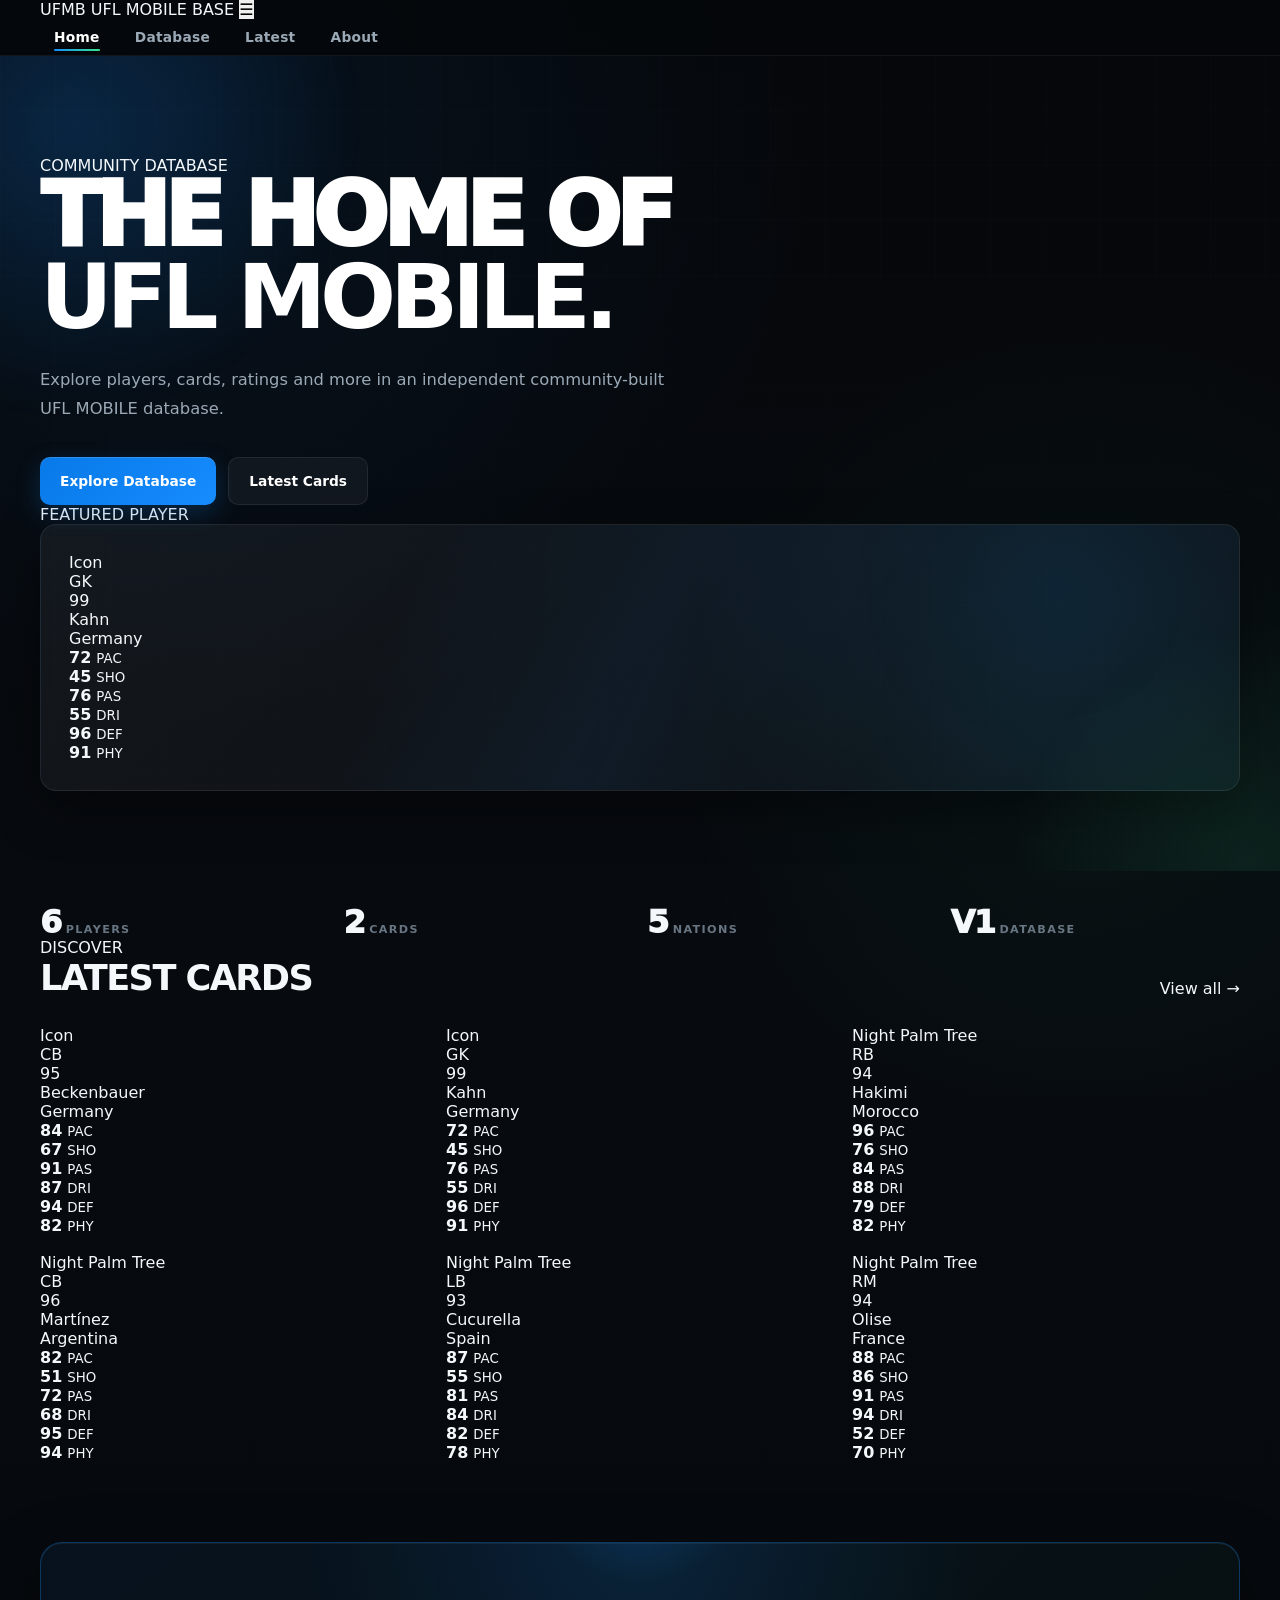
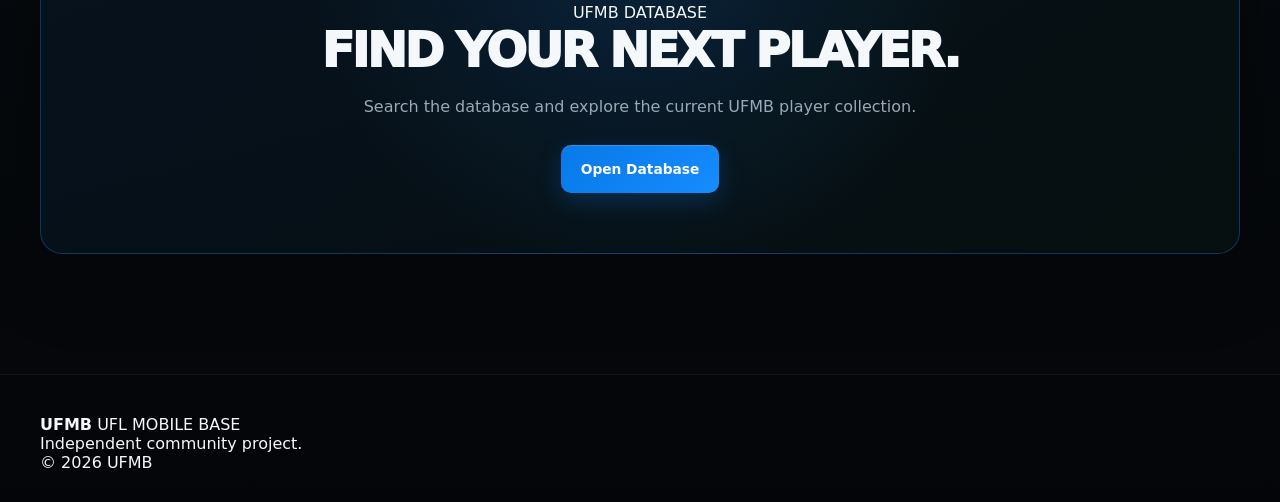
<file: index.html>
<!DOCTYPE html>
<html lang="en">
<head>
    <meta charset="UTF-8">
    <meta name="viewport" content="width=device-width, initial-scale=1.0">

    <title>UFMB — UFL MOBILE BASE</title>
    <meta name="description" content="UFMB — UFL MOBILE community database. Explore players, cards, ratings and more.">

    <link rel="stylesheet" href="css/style.css">
</head>

<body data-page="home">

<header class="site-header">
    <div class="container nav-container">

        <a href="index.html" class="brand">
            <span class="brand-mark">UFMB</span>
            <span class="brand-sub">UFL MOBILE BASE</span>
        </a>

        <button
            class="mobile-menu-button"
            id="mobileMenuButton"
            aria-label="Open navigation"
            aria-expanded="false"
        >
            ☰
        </button>

        <nav class="nav-links" id="navLinks">
            <a href="index.html" class="active">Home</a>
            <a href="database.html">Database</a>
            <a href="latest.html">Latest</a>
            <a href="about.html">About</a>
        </nav>

    </div>
</header>


<main>

    <!-- HERO -->
    <section class="hero">
        <div class="container hero-grid">

            <div class="hero-content">

                <div class="eyebrow">
                    <span></span>
                    COMMUNITY DATABASE
                </div>

                <h1>
                    THE HOME OF
                    <strong>UFL MOBILE.</strong>
                </h1>

                <p>
                    Explore players, cards, ratings and more in an
                    independent community-built UFL MOBILE database.
                </p>

                <div class="hero-actions">
                    <a href="database.html" class="btn btn-primary">
                        Explore Database
                    </a>

                    <a href="latest.html" class="btn btn-secondary">
                        Latest Cards
                    </a>
                </div>

            </div>


            <!-- FEATURED PLAYER -->
            <div class="hero-featured">

                <div class="section-label">
                    FEATURED PLAYER
                </div>

                <div id="featuredCard" class="featured-card-shell">
                    <div class="loading-box">
                        Loading featured player...
                    </div>
                </div>

            </div>

        </div>
    </section>


    <!-- STATS -->
    <section class="stats-section">
        <div class="container stats-grid">

            <div class="stat-box">
                <span class="stat-value" id="statPlayers">—</span>
                <span class="stat-label">PLAYERS</span>
            </div>

            <div class="stat-box">
                <span class="stat-value" id="statCards">—</span>
                <span class="stat-label">CARDS</span>
            </div>

            <div class="stat-box">
                <span class="stat-value" id="statNations">—</span>
                <span class="stat-label">NATIONS</span>
            </div>

            <div class="stat-box">
                <span class="stat-value">V1</span>
                <span class="stat-label">DATABASE</span>
            </div>

        </div>
    </section>


    <!-- LATEST -->
    <section class="content-section">
        <div class="container">

            <div class="section-heading">

                <div>
                    <span class="section-kicker">DISCOVER</span>
                    <h2>LATEST CARDS</h2>
                </div>

                <a href="latest.html" class="section-link">
                    View all →
                </a>

            </div>

            <div id="latestCards" class="player-grid">
                <div class="loading-box">
                    Loading cards...
                </div>
            </div>

        </div>
    </section>


    <!-- CTA -->
    <section class="cta-section">
        <div class="container">

            <div class="cta-box">

                <div>
                    <span class="section-kicker">UFMB DATABASE</span>

                    <h2>
                        FIND YOUR NEXT
                        <span>PLAYER.</span>
                    </h2>

                    <p>
                        Search the database and explore the current UFMB player collection.
                    </p>
                </div>

                <a href="database.html" class="btn btn-primary">
                    Open Database
                </a>

            </div>

        </div>
    </section>

</main>


<footer class="site-footer">
    <div class="container footer-content">

        <div>
            <strong>UFMB</strong>
            <span>UFL MOBILE BASE</span>
        </div>

        <p>
            Independent community project.
        </p>

        <p>
            © <span id="currentYear"></span> UFMB
        </p>

    </div>
</footer>


<!-- PLAYER MODAL -->
<div id="playerModal" class="modal" hidden></div>


<script src="js/player-card.js"></script>
<script src="js/app.js"></script>

</body>
    </html>
</file>
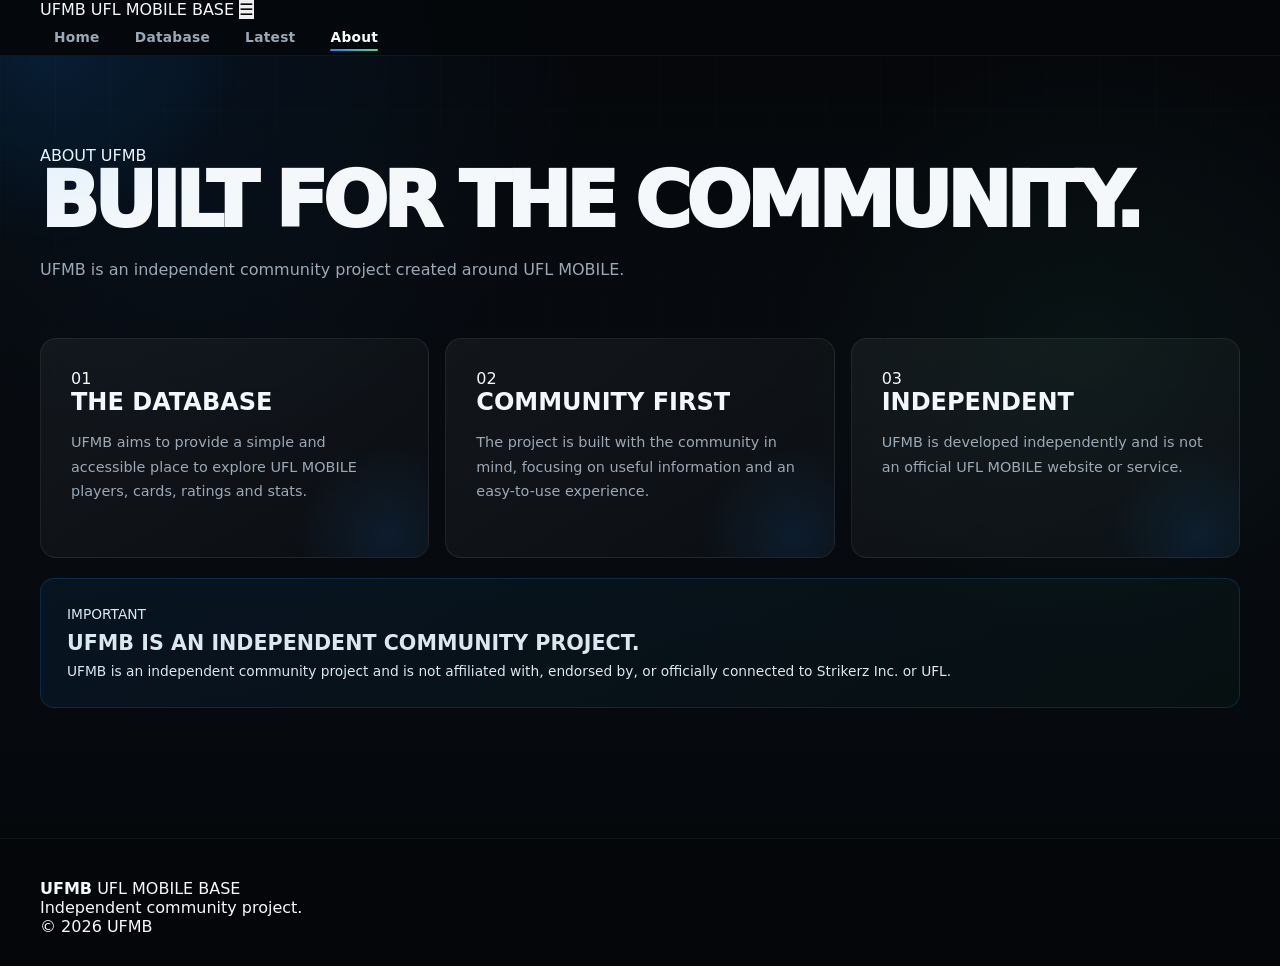
<file: about.html>
<!DOCTYPE html>
<html lang="en">
<head>
    <meta charset="UTF-8">
    <meta name="viewport" content="width=device-width, initial-scale=1.0">

    <title>About — UFMB</title>
    <meta
        name="description"
        content="Learn more about UFMB — UFL MOBILE BASE."
    >

    <link rel="stylesheet" href="css/style.css">
</head>

<body data-page="about">

<header class="site-header">
    <div class="container nav-container">

        <a href="index.html" class="brand">
            <span class="brand-mark">UFMB</span>
            <span class="brand-sub">UFL MOBILE BASE</span>
        </a>

        <button
            class="mobile-menu-button"
            id="mobileMenuButton"
            aria-label="Open navigation"
            aria-expanded="false"
        >
            ☰
        </button>

        <nav class="nav-links" id="navLinks">
            <a href="index.html">Home</a>
            <a href="database.html">Database</a>
            <a href="latest.html">Latest</a>
            <a href="about.html" class="active">About</a>
        </nav>

    </div>
</header>


<main>

    <section class="page-header">
        <div class="container">

            <span class="section-kicker">ABOUT UFMB</span>

            <h1>BUILT FOR THE COMMUNITY.</h1>

            <p>
                UFMB is an independent community project created around UFL MOBILE.
            </p>

        </div>
    </section>


    <section class="about-section">
        <div class="container">

            <div class="about-grid">

                <article class="about-card">
                    <span class="about-number">01</span>

                    <h2>THE DATABASE</h2>

                    <p>
                        UFMB aims to provide a simple and accessible place
                        to explore UFL MOBILE players, cards, ratings and stats.
                    </p>
                </article>


                <article class="about-card">
                    <span class="about-number">02</span>

                    <h2>COMMUNITY FIRST</h2>

                    <p>
                        The project is built with the community in mind,
                        focusing on useful information and an easy-to-use experience.
                    </p>
                </article>


                <article class="about-card">
                    <span class="about-number">03</span>

                    <h2>INDEPENDENT</h2>

                    <p>
                        UFMB is developed independently and is not an official
                        UFL MOBILE website or service.
                    </p>
                </article>

            </div>


            <div class="independence-notice">

                <span class="notice-label">
                    IMPORTANT
                </span>

                <h2>
                    UFMB IS AN INDEPENDENT COMMUNITY PROJECT.
                </h2>

                <p>
                    UFMB is an independent community project and is not affiliated
                    with, endorsed by, or officially connected to Strikerz Inc. or UFL.
                </p>

            </div>

        </div>
    </section>

</main>


<footer class="site-footer">
    <div class="container footer-content">

        <div>
            <strong>UFMB</strong>
            <span>UFL MOBILE BASE</span>
        </div>

        <p>
            Independent community project.
        </p>

        <p>
            © <span id="currentYear"></span> UFMB
        </p>

    </div>
</footer>


<script src="js/app.js"></script>

</body>
                  </html>
</file>
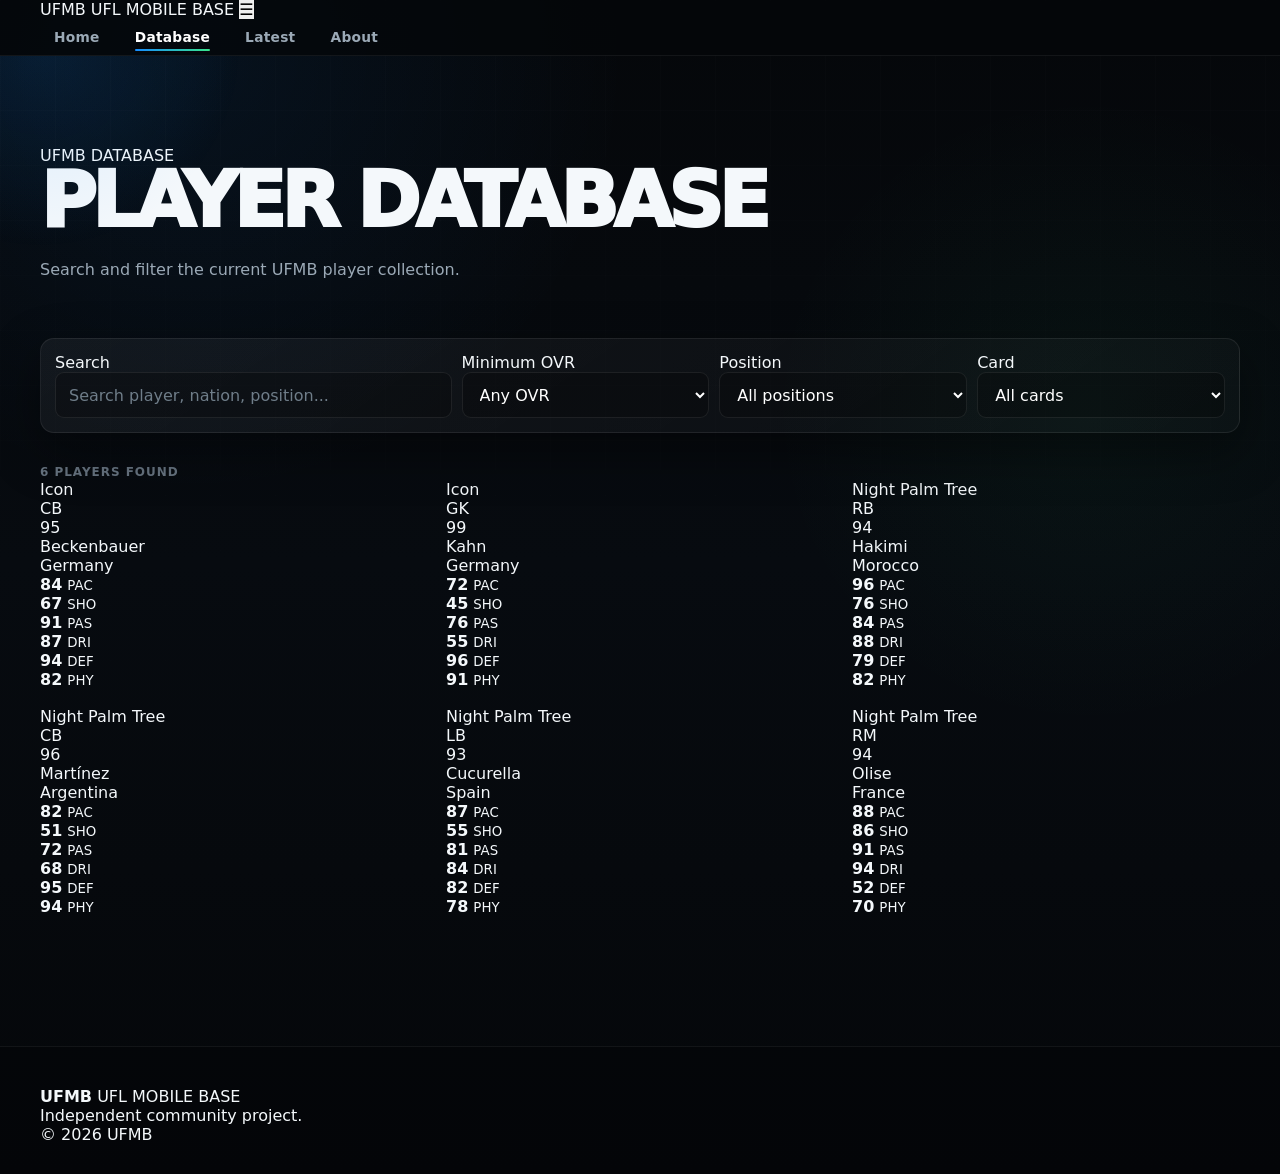
<file: database.html>
<!DOCTYPE html>
<html lang="en">
<head>
    <meta charset="UTF-8">
    <meta name="viewport" content="width=device-width, initial-scale=1.0">

    <title>Database — UFMB</title>
    <meta
        name="description"
        content="Explore the UFMB UFL MOBILE player and card database."
    >

    <link rel="stylesheet" href="css/style.css">
</head>

<body data-page="database">

<header class="site-header">
    <div class="container nav-container">

        <a href="index.html" class="brand">
            <span class="brand-mark">UFMB</span>
            <span class="brand-sub">UFL MOBILE BASE</span>
        </a>

        <button
            class="mobile-menu-button"
            id="mobileMenuButton"
            aria-label="Open navigation"
            aria-expanded="false"
        >
            ☰
        </button>

        <nav class="nav-links" id="navLinks">
            <a href="index.html">Home</a>
            <a href="database.html" class="active">Database</a>
            <a href="latest.html">Latest</a>
            <a href="about.html">About</a>
        </nav>

    </div>
</header>


<main>

    <section class="page-header">
        <div class="container">

            <span class="section-kicker">UFMB DATABASE</span>

            <h1>PLAYER DATABASE</h1>

            <p>
                Search and filter the current UFMB player collection.
            </p>

        </div>
    </section>


    <section class="database-section">
        <div class="container">

            <div class="database-toolbar">

                <div class="search-wrapper">
                    <label for="searchInput">Search</label>

                    <input
                        type="search"
                        id="searchInput"
                        placeholder="Search player, nation, position..."
                        autocomplete="off"
                    >
                </div>


                <div class="filter-wrapper">
                    <label for="ovrFilter">Minimum OVR</label>

                    <select id="ovrFilter">
                        <option value="">Any OVR</option>
                        <option value="90">90+</option>
                        <option value="91">91+</option>
                        <option value="92">92+</option>
                        <option value="93">93+</option>
                        <option value="94">94+</option>
                        <option value="95">95+</option>
                        <option value="96">96+</option>
                        <option value="97">97+</option>
                        <option value="98">98+</option>
                        <option value="99">99</option>
                    </select>
                </div>


                <div class="filter-wrapper">
                    <label for="positionFilter">Position</label>

                    <select id="positionFilter">
                        <option value="">All positions</option>
                    </select>
                </div>


                <div class="filter-wrapper">
                    <label for="versionFilter">Card</label>

                    <select id="versionFilter">
                        <option value="">All cards</option>
                    </select>
                </div>

            </div>


            <div class="database-result-bar">
                <span id="resultCount">Loading...</span>
            </div>


            <div id="databaseGrid" class="player-grid">
                <div class="loading-box">
                    Loading database...
                </div>
            </div>

        </div>
    </section>

</main>


<footer class="site-footer">
    <div class="container footer-content">

        <div>
            <strong>UFMB</strong>
            <span>UFL MOBILE BASE</span>
        </div>

        <p>
            Independent community project.
        </p>

        <p>
            © <span id="currentYear"></span> UFMB
        </p>

    </div>
</footer>


<div id="playerModal" class="modal" hidden></div>


<script src="js/player-card.js"></script>
<script src="js/database.js"></script>
<script src="js/app.js"></script>

</body>
</html>
</file>
<file: css/style.css>
/* =========================================================
   UFMB — UFL MOBILE BASE
   Premium dark football database UI
   ========================================================= */

:root {
  --bg: #05070a;
  --bg-soft: #090d12;
  --surface: #0d1219;
  --surface-2: #111923;
  --surface-3: #17222d;

  --text: #f4f8fb;
  --text-soft: #9ba9b6;
  --text-muted: #687582;

  --blue: #168cff;
  --blue-bright: #43a7ff;
  --blue-dark: #0755a0;

  --green: #39e58c;
  --green-dark: #0b9d5b;

  --border: rgba(255, 255, 255, 0.08);
  --border-blue: rgba(22, 140, 255, 0.32);

  --shadow: 0 18px 50px rgba(0, 0, 0, 0.42);
  --shadow-blue: 0 0 35px rgba(22, 140, 255, 0.16);

  --radius: 16px;
  --radius-small: 10px;

  --transition: 0.25s ease;
}

/* =========================================================
   RESET
   ========================================================= */

* {
  margin: 0;
  padding: 0;
  box-sizing: border-box;
}

html {
  scroll-behavior: smooth;
}

body {
  min-height: 100vh;
  background:
    radial-gradient(
      circle at 15% 5%,
      rgba(22, 140, 255, 0.08),
      transparent 28%
    ),
    radial-gradient(
      circle at 85% 35%,
      rgba(57, 229, 140, 0.045),
      transparent 24%
    ),
    linear-gradient(180deg, #05070a 0%, #070b10 48%, #05070a 100%);
  color: var(--text);
  font-family:
    Inter,
    system-ui,
    -apple-system,
    BlinkMacSystemFont,
    "Segoe UI",
    sans-serif;
  overflow-x: hidden;
}

body::before {
  content: "";
  position: fixed;
  inset: 0;
  pointer-events: none;
  z-index: -1;
  background-image:
    linear-gradient(rgba(255, 255, 255, 0.012) 1px, transparent 1px),
    linear-gradient(90deg, rgba(255, 255, 255, 0.012) 1px, transparent 1px);
  background-size: 55px 55px;
  mask-image: linear-gradient(to bottom, black, transparent 80%);
}

a {
  color: inherit;
  text-decoration: none;
}

button,
input,
select {
  font: inherit;
}

button {
  border: 0;
}

img {
  max-width: 100%;
  display: block;
}

/* =========================================================
   GLOBAL ANIMATION
   ========================================================= */

@keyframes pageFade {
  from {
    opacity: 0;
    transform: translateY(12px);
  }

  to {
    opacity: 1;
    transform: translateY(0);
  }
}

@keyframes fadeUp {
  from {
    opacity: 0;
    transform: translateY(25px);
  }

  to {
    opacity: 1;
    transform: translateY(0);
  }
}

@keyframes fadeLeft {
  from {
    opacity: 0;
    transform: translateX(-25px);
  }

  to {
    opacity: 1;
    transform: translateX(0);
  }
}

@keyframes fadeRight {
  from {
    opacity: 0;
    transform: translateX(25px);
  }

  to {
    opacity: 1;
    transform: translateX(0);
  }
}

@keyframes glowPulse {
  0%,
  100% {
    opacity: 0.55;
    transform: scale(1);
  }

  50% {
    opacity: 1;
    transform: scale(1.08);
  }
}

@keyframes floatCard {
  0%,
  100% {
    transform: translateY(0);
  }

  50% {
    transform: translateY(-7px);
  }
}

@keyframes shine {
  0% {
    transform: translateX(-120%);
  }

  100% {
    transform: translateX(120%);
  }
}

@keyframes modalIn {
  from {
    opacity: 0;
    transform: scale(0.94) translateY(15px);
  }

  to {
    opacity: 1;
    transform: scale(1) translateY(0);
  }
}

@keyframes menuIn {
  from {
    opacity: 0;
    transform: translateY(-10px);
  }

  to {
    opacity: 1;
    transform: translateY(0);
  }
}

body {
  animation: pageFade 0.55s ease both;
}

/* =========================================================
   HEADER / NAVBAR
   ========================================================= */

.site-header {
  position: sticky;
  top: 0;
  z-index: 1000;

  width: 100%;

  background: rgba(5, 7, 10, 0.78);
  backdrop-filter: blur(18px);
  -webkit-backdrop-filter: blur(18px);

  border-bottom: 1px solid rgba(255, 255, 255, 0.06);
}

.navbar {
  width: min(1200px, calc(100% - 36px));
  height: 76px;

  margin: 0 auto;

  display: flex;
  align-items: center;
  justify-content: space-between;
}

.logo {
  position: relative;

  font-size: 1.35rem;
  font-weight: 900;
  letter-spacing: -0.04em;

  color: #fff;

  transition:
    transform var(--transition),
    filter var(--transition);
}

.logo::after {
  content: "";

  position: absolute;
  left: 0;
  bottom: -5px;

  width: 22px;
  height: 2px;

  background: linear-gradient(
    90deg,
    var(--blue),
    var(--green)
  );

  border-radius: 999px;

  transition: width var(--transition);
}

.logo:hover {
  transform: translateY(-1px);
  filter: drop-shadow(0 0 12px rgba(22, 140, 255, 0.45));
}

.logo:hover::after {
  width: 100%;
}

.nav-links {
  display: flex;
  align-items: center;
  gap: 7px;
}

.nav-links a {
  position: relative;

  padding: 10px 14px;

  color: var(--text-soft);
  font-size: 0.86rem;
  font-weight: 700;
  letter-spacing: 0.02em;

  border-radius: 9px;

  transition:
    color var(--transition),
    background var(--transition),
    transform var(--transition);
}

.nav-links a::after {
  content: "";

  position: absolute;
  left: 14px;
  right: 14px;
  bottom: 4px;

  height: 2px;

  border-radius: 99px;

  background: linear-gradient(
    90deg,
    var(--blue),
    var(--green)
  );

  transform: scaleX(0);
  transform-origin: center;

  transition: transform var(--transition);
}

.nav-links a:hover {
  color: #fff;
  background: rgba(255, 255, 255, 0.045);
  transform: translateY(-1px);
}

.nav-links a:hover::after,
.nav-links a.active::after {
  transform: scaleX(1);
}

.nav-links a.active {
  color: #fff;
}

.mobile-menu-btn {
  display: none;

  width: 42px;
  height: 42px;

  align-items: center;
  justify-content: center;

  color: #fff;
  background: rgba(255, 255, 255, 0.05);

  border: 1px solid var(--border);
  border-radius: 10px;

  cursor: pointer;

  transition:
    background var(--transition),
    border-color var(--transition),
    transform var(--transition);
}

.mobile-menu-btn:hover {
  background: rgba(22, 140, 255, 0.12);
  border-color: var(--border-blue);
  transform: translateY(-1px);
}

/* =========================================================
   MAIN
   ========================================================= */

main {
  width: 100%;
}

.container {
  width: min(1200px, calc(100% - 36px));
  margin: 0 auto;
}

/* =========================================================
   HERO
   ========================================================= */

.hero {
  position: relative;

  min-height: 620px;

  display: flex;
  align-items: center;

  overflow: hidden;

  padding: 100px 0 80px;
}

.hero::before {
  content: "";

  position: absolute;

  width: 600px;
  height: 600px;

  left: -230px;
  top: -230px;

  background: radial-gradient(
    circle,
    rgba(22, 140, 255, 0.18),
    transparent 68%
  );

  filter: blur(10px);

  animation: glowPulse 7s ease-in-out infinite;
}

.hero::after {
  content: "";

  position: absolute;

  width: 500px;
  height: 500px;

  right: -220px;
  bottom: -240px;

  background: radial-gradient(
    circle,
    rgba(57, 229, 140, 0.09),
    transparent 68%
  );

  animation: glowPulse 8s ease-in-out infinite reverse;
}

.hero-content {
  position: relative;
  z-index: 2;

  max-width: 800px;

  animation: fadeLeft 0.75s ease both;
}

.hero-kicker {
  display: inline-flex;
  align-items: center;
  gap: 9px;

  margin-bottom: 22px;

  color: var(--blue-bright);

  font-size: 0.75rem;
  font-weight: 900;
  letter-spacing: 0.18em;
  text-transform: uppercase;
}

.hero-kicker::before {
  content: "";

  width: 28px;
  height: 2px;

  border-radius: 999px;

  background: linear-gradient(
    90deg,
    var(--blue),
    var(--green)
  );
}

.hero h1 {
  max-width: 850px;

  font-size: clamp(3rem, 7vw, 6.8rem);
  line-height: 0.91;

  letter-spacing: -0.07em;
  font-weight: 950;

  color: #fff;
}

.hero h1 span {
  display: block;

  background: linear-gradient(
    100deg,
    #fff 0%,
    #8bcaff 45%,
    #39e58c 100%
  );

  -webkit-background-clip: text;
  background-clip: text;

  color: transparent;

  filter: drop-shadow(
    0 0 25px rgba(22, 140, 255, 0.18)
  );
}

.hero p {
  max-width: 650px;

  margin-top: 28px;

  color: var(--text-soft);

  font-size: 1.02rem;
  line-height: 1.75;

  animation: fadeUp 0.8s ease 0.12s both;
}

.hero-actions {
  display: flex;
  flex-wrap: wrap;
  gap: 12px;

  margin-top: 34px;

  animation: fadeUp 0.8s ease 0.22s both;
}

/* =========================================================
   BUTTONS
   ========================================================= */

.btn {
  position: relative;

  display: inline-flex;
  align-items: center;
  justify-content: center;

  min-height: 48px;

  padding: 0 20px;

  border-radius: 10px;

  font-size: 0.86rem;
  font-weight: 850;

  cursor: pointer;
  overflow: hidden;

  transition:
    transform var(--transition),
    box-shadow var(--transition),
    border-color var(--transition),
    background var(--transition);
}

.btn::before {
  content: "";

  position: absolute;
  top: 0;
  bottom: 0;

  left: -60%;

  width: 35%;

  background: linear-gradient(
    90deg,
    transparent,
    rgba(255, 255, 255, 0.2),
    transparent
  );

  transform: skewX(-20deg);
}

.btn:hover::before {
  animation: shine 0.65s ease;
}

.btn:hover {
  transform: translateY(-3px);
}

.btn-primary {
  color: #fff;

  background: linear-gradient(
    135deg,
    #0879e8,
    #168cff
  );

  box-shadow:
    0 8px 25px rgba(22, 140, 255, 0.22),
    inset 0 1px rgba(255, 255, 255, 0.15);
}

.btn-primary:hover {
  box-shadow:
    0 14px 38px rgba(22, 140, 255, 0.32),
    0 0 25px rgba(22, 140, 255, 0.12);
}

.btn-secondary {
  color: #fff;

  background: rgba(255, 255, 255, 0.045);

  border: 1px solid var(--border);
}

.btn-secondary:hover {
  border-color: var(--border-blue);
  background: rgba(22, 140, 255, 0.08);
}

/* =========================================================
   FEATURED SECTION
   ========================================================= */

.featured-section {
  position: relative;

  padding: 70px 0;
}

.section-heading {
  display: flex;
  align-items: end;
  justify-content: space-between;

  gap: 20px;

  margin-bottom: 28px;
}

.section-heading h2 {
  font-size: clamp(1.5rem, 3vw, 2.2rem);

  letter-spacing: -0.045em;
  font-weight: 900;
}

.section-heading p {
  color: var(--text-muted);

  font-size: 0.82rem;
  font-weight: 650;
}

/* =========================================================
   FEATURED PLAYER
   ========================================================= */

#featuredCard {
  position: relative;

  min-height: 250px;

  padding: 28px;

  border-radius: var(--radius);

  background:
    radial-gradient(
      circle at 85% 25%,
      rgba(22, 140, 255, 0.13),
      transparent 35%
    ),
    linear-gradient(
      135deg,
      rgba(255, 255, 255, 0.055),
      rgba(255, 255, 255, 0.018)
    );

  border: 1px solid var(--border);

  box-shadow: var(--shadow);

  overflow: hidden;

  animation: fadeUp 0.7s ease both;
}

#featuredCard::before {
  content: "";

  position: absolute;
  inset: 0;

  background:
    linear-gradient(
      115deg,
      transparent 30%,
      rgba(22, 140, 255, 0.07),
      transparent 70%
    );

  pointer-events: none;
}

/* =========================================================
   STATS
   ========================================================= */

.stats-grid {
  display: grid;

  grid-template-columns: repeat(4, 1fr);

  gap: 14px;

  margin-top: 35px;
}

.stat-card {
  position: relative;

  min-height: 125px;

  padding: 22px;

  display: flex;
  flex-direction: column;
  justify-content: center;

  background:
    linear-gradient(
      145deg,
      rgba(255, 255, 255, 0.055),
      rgba(255, 255, 255, 0.018)
    );

  border: 1px solid var(--border);

  border-radius: var(--radius-small);

  overflow: hidden;

  transition:
    transform var(--transition),
    border-color var(--transition),
    box-shadow var(--transition);
}

.stat-card::after {
  content: "";

  position: absolute;

  width: 100px;
  height: 100px;

  right: -50px;
  top: -50px;

  background: radial-gradient(
    circle,
    rgba(22, 140, 255, 0.15),
    transparent 70%
  );
}

.stat-card:hover {
  transform: translateY(-5px);

  border-color: var(--border-blue);

  box-shadow: var(--shadow-blue);
}

.stat-value {
  position: relative;
  z-index: 2;

  font-size: 2rem;
  line-height: 1;

  font-weight: 950;

  letter-spacing: -0.05em;
}

.stat-label {
  margin-top: 9px;

  color: var(--text-muted);

  font-size: 0.7rem;
  font-weight: 800;

  letter-spacing: 0.12em;
  text-transform: uppercase;
}

/* =========================================================
   LATEST SECTION
   ========================================================= */

.latest-section {
  padding: 75px 0;
}

.player-grid {
  display: grid;

  grid-template-columns: repeat(3, minmax(0, 1fr));

  gap: 18px;
}

/* =========================================================
   PLAYER CARD
   ========================================================= */

.ufmb-player-card {
  position: relative;

  min-width: 0;

  padding: 20px;

  background:
    radial-gradient(
      circle at 85% 5%,
      rgba(22, 140, 255, 0.12),
      transparent 35%
    ),
    linear-gradient(
      145deg,
      #101720,
      #0a0f15
    );

  border: 1px solid var(--border);

  border-radius: 16px;

  box-shadow:
    0 15px 35px rgba(0, 0, 0, 0.28);

  overflow: hidden;

  cursor: pointer;

  opacity: 0;

  animation: fadeUp 0.55s ease forwards;

  transition:
    transform 0.3s ease,
    border-color 0.3s ease,
    box-shadow 0.3s ease,
    background 0.3s ease;
}

.ufmb-player-card:nth-child(2) {
  animation-delay: 0.05s;
}

.ufmb-player-card:nth-child(3) {
  animation-delay: 0.1s;
}

.ufmb-player-card:nth-child(4) {
  animation-delay: 0.15s;
}

.ufmb-player-card:nth-child(5) {
  animation-delay: 0.2s;
}

.ufmb-player-card:nth-child(6) {
  animation-delay: 0.25s;
}

.ufmb-player-card::before {
  content: "";

  position: absolute;

  width: 160px;
  height: 160px;

  right: -90px;
  top: -90px;

  border-radius: 50%;

  background: rgba(22, 140, 255, 0.13);

  filter: blur(4px);

  transition:
    transform 0.45s ease,
    background 0.45s ease;
}

.ufmb-player-card::after {
  content: "";

  position: absolute;

  left: 0;
  right: 0;
  bottom: 0;

  height: 2px;

  background: linear-gradient(
    90deg,
    transparent,
    var(--blue),
    var(--green),
    transparent
  );

  transform: scaleX(0);

  transition: transform 0.35s ease;
}

.ufmb-player-card:hover {
  transform: translateY(-8px);

  border-color: rgba(22, 140, 255, 0.4);

  box-shadow:
    0 20px 55px rgba(0, 0, 0, 0.48),
    0 0 30px rgba(22, 140, 255, 0.1);

  background:
    radial-gradient(
      circle at 85% 5%,
      rgba(22, 140, 255, 0.19),
      transparent 40%
    ),
    linear-gradient(
      145deg,
      #111c27,
      #0a0f15
    );
}

.ufmb-player-card:hover::before {
  transform: scale(1.35);
  background: rgba(22, 140, 255, 0.17);
}

.ufmb-player-card:hover::after {
  transform: scaleX(1);
}

.ufmb-player-card:active {
  transform: translateY(-4px) scale(0.99);
}

/* Player card content */

.ufmb-player-top {
  position: relative;
  z-index: 2;

  display: flex;
  align-items: flex-start;
  justify-content: space-between;
}

.ufmb-player-rating {
  font-size: 2.35rem;
  line-height: 0.9;

  font-weight: 950;

  letter-spacing: -0.07em;

  color: #fff;
}

.ufmb-player-position {
  margin-top: 7px;

  color: var(--blue-bright);

  font-size: 0.7rem;
  font-weight: 900;

  letter-spacing: 0.12em;
  text-transform: uppercase;
}

.ufmb-player-version {
  padding: 6px 9px;

  color: #dcecff;

  font-size: 0.62rem;
  font-weight: 800;

  border: 1px solid rgba(22, 140, 255, 0.24);

  background: rgba(22, 140, 255, 0.08);

  border-radius: 7px;
}

.ufmb-player-name {
  position: relative;
  z-index: 2;

  margin-top: 28px;

  font-size: 1.25rem;
  font-weight: 900;

  letter-spacing: -0.035em;
}

.ufmb-player-nation {
  position: relative;
  z-index: 2;

  margin-top: 5px;

  color: var(--text-muted);

  font-size: 0.75rem;
  font-weight: 650;
}

.ufmb-player-stats {
  position: relative;
  z-index: 2;

  display: grid;

  grid-template-columns: repeat(3, 1fr);

  gap: 7px;

  margin-top: 22px;
}

.ufmb-stat {
  padding: 9px 8px;

  text-align: center;

  background: rgba(255, 255, 255, 0.035);

  border: 1px solid rgba(255, 255, 255, 0.045);

  border-radius: 8px;

  transition:
    background var(--transition),
    border-color var(--transition);
}

.ufmb-player-card:hover .ufmb-stat {
  background: rgba(255, 255, 255, 0.055);
  border-color: rgba(255, 255, 255, 0.07);
}

.ufmb-stat-label {
  display: block;

  color: var(--text-muted);

  font-size: 0.57rem;
  font-weight: 850;

  letter-spacing: 0.08em;
}

.ufmb-stat-value {
  display: block;

  margin-top: 3px;

  font-size: 0.86rem;
  font-weight: 900;

  color: #fff;
}

.ufmb-player-perk {
  position: relative;
  z-index: 2;

  margin-top: 14px;

  color: var(--green);

  font-size: 0.7rem;
  font-weight: 800;
}

/* =========================================================
   CTA
   ========================================================= */

.cta-section {
  padding: 80px 0;
}

.cta-box {
  position: relative;

  padding: 60px 45px;

  text-align: center;

  border: 1px solid var(--border-blue);

  border-radius: 22px;

  background:
    radial-gradient(
      circle at 50% 0%,
      rgba(22, 140, 255, 0.15),
      transparent 50%
    ),
    linear-gradient(
      135deg,
      rgba(22, 140, 255, 0.07),
      rgba(57, 229, 140, 0.035)
    );

  box-shadow:
    0 25px 70px rgba(0, 0, 0, 0.32),
    inset 0 1px rgba(255, 255, 255, 0.06);

  overflow: hidden;
}

.cta-box::before {
  content: "";

  position: absolute;

  width: 250px;
  height: 250px;

  left: 50%;
  top: -210px;

  transform: translateX(-50%);

  background: radial-gradient(
    circle,
    rgba(22, 140, 255, 0.22),
    transparent 70%
  );

  animation: glowPulse 6s ease-in-out infinite;
}

.cta-box h2 {
  position: relative;
  z-index: 2;

  font-size: clamp(1.8rem, 4vw, 3rem);

  font-weight: 950;
  letter-spacing: -0.055em;
}

.cta-box p {
  position: relative;
  z-index: 2;

  max-width: 600px;

  margin: 15px auto 25px;

  color: var(--text-soft);

  line-height: 1.7;
}

/* =========================================================
   PAGE HEADERS
   ========================================================= */

.page-header {
  position: relative;

  padding: 90px 0 55px;

  overflow: hidden;
}

.page-header::before {
  content: "";

  position: absolute;

  width: 420px;
  height: 420px;

  left: -170px;
  top: -220px;

  background: radial-gradient(
    circle,
    rgba(22, 140, 255, 0.13),
    transparent 68%
  );

  animation: glowPulse 7s ease-in-out infinite;
}

.page-header-content {
  position: relative;
  z-index: 2;

  animation: fadeLeft 0.65s ease both;
}

.page-header h1 {
  font-size: clamp(2.4rem, 6vw, 4.8rem);

  line-height: 0.95;

  letter-spacing: -0.065em;

  font-weight: 950;
}

.page-header p {
  max-width: 650px;

  margin-top: 18px;

  color: var(--text-soft);

  line-height: 1.7;
}

/* =========================================================
   DATABASE TOOLBAR
   ========================================================= */

.database-section {
  padding: 0 0 90px;
}

.database-toolbar {
  position: relative;

  display: grid;

  grid-template-columns: minmax(200px, 1.6fr) 1fr 1fr 1fr;

  gap: 10px;

  margin-bottom: 28px;

  padding: 14px;

  background:
    linear-gradient(
      145deg,
      rgba(255, 255, 255, 0.05),
      rgba(255, 255, 255, 0.018)
    );

  border: 1px solid var(--border);

  border-radius: 14px;

  box-shadow: var(--shadow);

  animation: fadeUp 0.6s ease both;
}

.database-toolbar input,
.database-toolbar select {
  width: 100%;

  min-height: 46px;

  padding: 0 13px;

  color: #fff;

  background: rgba(0, 0, 0, 0.24);

  border: 1px solid rgba(255, 255, 255, 0.08);

  border-radius: 9px;

  outline: none;

  transition:
    border-color var(--transition),
    background var(--transition),
    box-shadow var(--transition);
}

.database-toolbar input::placeholder {
  color: #6f7d89;
}

.database-toolbar input:focus,
.database-toolbar select:focus {
  border-color: rgba(22, 140, 255, 0.55);

  background: rgba(22, 140, 255, 0.045);

  box-shadow:
    0 0 0 3px rgba(22, 140, 255, 0.08);
}

.database-toolbar select {
  cursor: pointer;
}

.database-toolbar select option {
  background: #0d1219;
  color: #fff;
}

#resultCount,
#latestCount {
  margin-bottom: 18px;

  color: var(--text-muted);

  font-size: 0.75rem;
  font-weight: 800;

  letter-spacing: 0.08em;
  text-transform: uppercase;
}

/* =========================================================
   ABOUT
   ========================================================= */

.about-section {
  padding: 0 0 90px;
}

.about-grid {
  display: grid;

  grid-template-columns: repeat(3, 1fr);

  gap: 16px;
}

.about-card {
  position: relative;

  padding: 30px;

  min-height: 220px;

  background:
    linear-gradient(
      145deg,
      rgba(255, 255, 255, 0.05),
      rgba(255, 255, 255, 0.018)
    );

  border: 1px solid var(--border);

  border-radius: var(--radius);

  overflow: hidden;

  transition:
    transform var(--transition),
    border-color var(--transition),
    box-shadow var(--transition);
}

.about-card:hover {
  transform: translateY(-6px);

  border-color: var(--border-blue);

  box-shadow: var(--shadow-blue);
}

.about-card::after {
  content: "";

  position: absolute;

  right: -50px;
  bottom: -70px;

  width: 180px;
  height: 180px;

  border-radius: 50%;

  background: radial-gradient(
    circle,
    rgba(22, 140, 255, 0.1),
    transparent 70%
  );
}

.about-card h3 {
  position: relative;
  z-index: 2;

  font-size: 1.15rem;

  font-weight: 900;
}

.about-card p {
  position: relative;
  z-index: 2;

  margin-top: 14px;

  color: var(--text-soft);

  font-size: 0.9rem;

  line-height: 1.7;
}

.independence-notice {
  margin-top: 20px;

  padding: 24px 26px;

  color: #dce7ef;

  background:
    linear-gradient(
      135deg,
      rgba(22, 140, 255, 0.08),
      rgba(57, 229, 140, 0.035)
    );

  border: 1px solid rgba(22, 140, 255, 0.2);

  border-radius: 14px;

  font-size: 0.86rem;
  line-height: 1.65;
}

/* =========================================================
   MODAL
   ========================================================= */

#playerModal {
  position: fixed;

  inset: 0;

  z-index: 2000;

  display: none;

  align-items: center;
  justify-content: center;

  padding: 20px;

  background: rgba(0, 0, 0, 0.72);

  backdrop-filter: blur(10px);
  -webkit-backdrop-filter: blur(10px);
}

#playerModal.active,
#playerModal.show {
  display: flex;
}

.modal-content {
  position: relative;

  width: min(560px, 100%);

  max-height: min(760px, 90vh);

  overflow-y: auto;

  padding: 30px;

  background:
    radial-gradient(
      circle at 90% 0%,
      rgba(22, 140, 255, 0.13),
      transparent 35%
    ),
    #0b1118;

  border: 1px solid rgba(22, 140, 255, 0.2);

  border-radius: 18px;

  box-shadow:
    0 35px 100px rgba(0, 0, 0, 0.65),
    0 0 40px rgba(22, 140, 255, 0.08);

  animation: modalIn 0.3s ease both;
}

.modal-close {
  position: absolute;

  top: 14px;
  right: 14px;

  width: 38px;
  height: 38px;

  display: flex;
  align-items: center;
  justify-content: center;

  color: #fff;

  background: rgba(255, 255, 255, 0.055);

  border: 1px solid var(--border);

  border-radius: 9px;

  cursor: pointer;

  font-size: 1.1rem;

  transition:
    background var(--transition),
    transform var(--transition),
    border-color var(--transition);
}

.modal-close:hover {
  background: rgba(255, 70, 70, 0.1);

  border-color: rgba(255, 100, 100, 0.25);

  transform: rotate(5deg);
}

/* =========================================================
   FOOTER
   ========================================================= */

.site-footer {
  margin-top: 40px;

  padding: 40px 0 30px;

  border-top: 1px solid rgba(255, 255, 255, 0.06);

  background: rgba(0, 0, 0, 0.18);
}

.footer-inner {
  width: min(1200px, calc(100% - 36px));

  margin: 0 auto;

  display: flex;
  align-items: center;
  justify-content: space-between;

  gap: 20px;
}

.footer-brand {
  font-size: 0.95rem;

  font-weight: 900;
}

.footer-text {
  margin-top: 7px;

  color: var(--text-muted);

  font-size: 0.72rem;

  line-height: 1.5;
}

.footer-disclaimer {
  max-width: 600px;

  color: var(--text-muted);

  font-size: 0.68rem;

  line-height: 1.55;

  text-align: right;
}

/* =========================================================
   LOADING / ERROR
   ========================================================= */

.loading,
.error,
.empty-state {
  width: 100%;

  padding: 45px 20px;

  text-align: center;

  color: var(--text-muted);

  background:
    linear-gradient(
      145deg,
      rgba(255, 255, 255, 0.035),
      rgba(255, 255, 255, 0.015)
    );

  border: 1px solid var(--border);

  border-radius: 14px;
}

.error {
  color: #ff9b9b;

  border-color: rgba(255, 80, 80, 0.18);

  background: rgba(255, 60, 60, 0.04);
}

/* =========================================================
   SCROLLBAR
   ========================================================= */

::-webkit-scrollbar {
  width: 9px;
}

::-webkit-scrollbar-track {
  background: #05070a;
}

::-webkit-scrollbar-thumb {
  background: #202d39;

  border-radius: 99px;

  border: 2px solid #05070a;
}

::-webkit-scrollbar-thumb:hover {
  background: #2c4152;
}

/* =========================================================
   TABLET
   ========================================================= */

@media (max-width: 1050px) {
  .player-grid {
    grid-template-columns: repeat(2, minmax(0, 1fr));
  }

  .stats-grid {
    grid-template-columns: repeat(2, 1fr);
  }

  .about-grid {
    grid-template-columns: 1fr;
  }

  .database-toolbar {
    grid-template-columns: repeat(2, 1fr);
  }

  .database-toolbar input {
    grid-column: 1 / -1;
  }
}

/* =========================================================
   MOBILE
   ========================================================= */

@media (max-width: 720px) {
  .navbar {
    height: 68px;
    width: min(100% - 24px, 1200px);
  }

  .mobile-menu-btn {
    display: flex;
  }

  .nav-links {
    position: absolute;

    left: 12px;
    right: 12px;
    top: 74px;

    display: none;

    flex-direction: column;
    align-items: stretch;

    padding: 10px;

    background: rgba(9, 13, 18, 0.96);

    border: 1px solid var(--border);

    border-radius: 14px;

    box-shadow:
      0 20px 60px rgba(0, 0, 0, 0.55);

    backdrop-filter: blur(20px);
    -webkit-backdrop-filter: blur(20px);
  }

  .nav-links.active {
    display: flex;

    animation: menuIn 0.25s ease both;
  }

  .nav-links a {
    width: 100%;

    padding: 13px 14px;
  }

  .nav-links a::after {
    left: 14px;
    right: auto;

    width: 25px;

    transform-origin: left;
  }

  .container {
    width: min(100% - 24px, 1200px);
  }

  .hero {
    min-height: auto;

    padding: 80px 0 65px;
  }

  .hero h1 {
    font-size: clamp(2.7rem, 15vw, 4.8rem);
  }

  .hero p {
    font-size: 0.9rem;
  }

  .hero-actions {
    display: grid;
    grid-template-columns: 1fr;

    width: 100%;
  }

  .btn {
    width: 100%;
  }

  .section-heading {
    align-items: flex-start;
    flex-direction: column;
  }

  .stats-grid {
    grid-template-columns: repeat(2, 1fr);

    gap: 10px;
  }

  .stat-card {
    min-height: 105px;

    padding: 17px;
  }

  .stat-value {
    font-size: 1.65rem;
  }

  .player-grid {
    grid-template-columns: 1fr;

    gap: 13px;
  }

  .ufmb-player-card {
    padding: 18px;
  }

  .featured-section,
  .latest-section,
  .cta-section {
    padding: 55px 0;
  }

  .cta-box {
    padding: 42px 22px;
  }

  .page-header {
    padding: 65px 0 42px;
  }

  .database-toolbar {
    grid-template-columns: 1fr;

    padding: 11px;
  }

  .database-toolbar input {
    grid-column: auto;
  }

  .database-toolbar input,
  .database-toolbar select {
    min-height: 48px;
  }

  .about-card {
    min-height: auto;

    padding: 24px;
  }

  .footer-inner {
    width: min(100% - 24px, 1200px);

    flex-direction: column;

    align-items: flex-start;
  }

  .footer-disclaimer {
    text-align: left;
  }

  .modal-content {
    padding: 24px 18px;
  }
}

/* =========================================================
   SMALL MOBILE
   ========================================================= */

@media (max-width: 450px) {
  .logo {
    font-size: 1.15rem;
  }

  .hero {
    padding-top: 65px;
  }

  .hero h1 {
    font-size: 2.75rem;
  }

  .hero p {
    font-size: 0.85rem;

    line-height: 1.65;
  }

  .stats-grid {
    gap: 8px;
  }

  .stat-card {
    min-height: 95px;

    padding: 14px;
  }

  .stat-value {
    font-size: 1.45rem;
  }

  .stat-label {
    font-size: 0.58rem;
  }

  .ufmb-player-rating {
    font-size: 2.1rem;
  }

  .ufmb-player-name {
    font-size: 1.12rem;
  }

  .page-header h1 {
    font-size: 2.45rem;
  }
}

/* =========================================================
   REDUCED MOTION
   ========================================================= */

@media (prefers-reduced-motion: reduce) {
  *,
  *::before,
  *::after {
    animation-duration: 0.01ms !important;
    animation-iteration-count: 1 !important;
    transition-duration: 0.01ms !important;
    scroll-behavior: auto !important;
  }
   }
</file>
